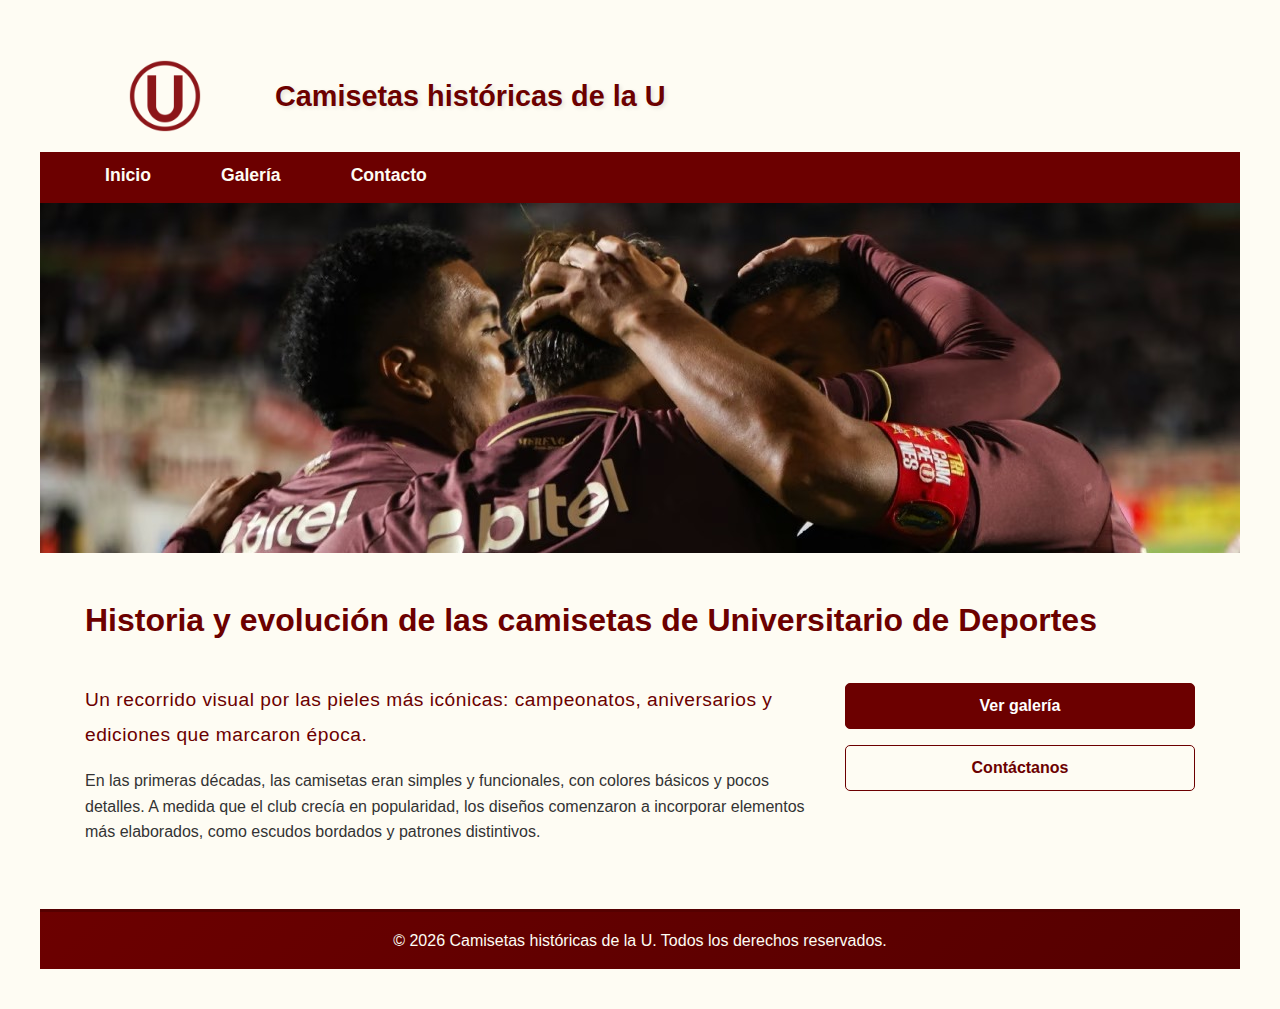
<file: index.html>
<!DOCTYPE html>
<html lang="es">
<head>
    <meta charset="UTF-8">
    <meta name="viewport" content="width=device-width, initial-scale=1.0">
    <title>Camisetas históricas de la U</title>
        <link rel="stylesheet" href="https://cdn.jsdelivr.net/npm/bootstrap@4.0.0/dist/css/bootstrap.min.css" integrity="sha384-Gn5384xqQ1aoWXA+058RXPxPg6fy4IWvTNh0E263XmFcJlSAwiGgFAW/dAiS6JXm" crossorigin="anonymous">
    <link rel="stylesheet" href="css/styles.css">

</head>
<body> 
    <!-- Bueno probando el comentario -->
     <!-- Etiqueta para el banner principal -->
    <header>
    <div class="container">
        <div class="row align-items-center py-3">
            <div class="col-md-2 text-center">
                <img class="logo" src="img/logo_u.png" alt="Escudo de Universitario de Deportes">
            </div>
            <div class="col-md-10">
                <h1 class="mb-0">Camisetas históricas de la U</h1>
            </div>
        </div>
    </div>
    <!-- Menú de navegación -->
    <nav class="navbar">
        <div class="container">
            <ul class="nav-list">
                <li><a href="index.html">Inicio</a></li>
                <li><a href="pages/galeria.html">Galería</a></li>
                <li><a href="pages/contacto.html">Contacto</a></li>
            </ul>
        </div>
    </nav>
</header>
   <!-- Hero Banner -->
    <div class="hero-banner">
        <img src="img/Hero_home.jpg" alt="Foto actual la U" class="hero-image">
    </div>
    <!-- Etiqueta para el contenido principal -->
    <main class="container my-5">
    <section class="row">
        <div class="col-12">
            <h2>Historia y evolución de las camisetas de Universitario de Deportes</h2>
        </div>
    </section>

    <section class="row mt-4">
        <div class="col-lg-8 col-md-12">
            <p class="lead">Un recorrido visual por las pieles más icónicas: campeonatos, aniversarios y ediciones que marcaron época.</p>
            <p>En las primeras décadas, las camisetas eran simples y funcionales, con colores básicos y pocos detalles. A medida que el club crecía en popularidad, los diseños comenzaron a incorporar elementos más elaborados, como escudos bordados y patrones distintivos.</p>
        </div>
        <div class="col-lg-4 col-md-12">
            <div class="d-flex flex-column">
                <a href="pages/galeria.html" class="btn btn-primary mb-3">Ver galería</a>
                <a href="pages/contacto.html" class="btn btn-outline-primary">Contáctanos</a>
            </div>
        </div>
    </section>
</main>
    <!-- Etiqueta para el footer -->
<footer id="footer-u" class="mt-5 py-3">
    <div class="container">
        <div class="row">
            <div class="col-12 text-center">
                <p class="mb-0">&copy; 2026 Camisetas históricas de la U. Todos los derechos reservados.</p>
            </div>
        </div>
    </div>
</footer>
    <script src="https://code.jquery.com/jquery-3.2.1.slim.min.js" integrity="sha384-KJ3o2DKtIkvYIK3UENzmM7KCkRr/rE9/Qpg6aAZGJwFDMVNA/GpGFF93hXpG5KkN" crossorigin="anonymous"></script>
<script src="https://cdn.jsdelivr.net/npm/popper.js@1.12.9/dist/umd/popper.min.js" integrity="sha384-ApNbgh9B+Y1QKtv3Rn7W3mgPxhU9K/ScQsAP7hUibX39j7fakFPskvXusvfa0b4Q" crossorigin="anonymous"></script>
<script src="https://cdn.jsdelivr.net/npm/bootstrap@4.0.0/dist/js/bootstrap.min.js" integrity="sha384-JZR6Spejh4U02d8jOt6vLEHfe/JQGiRRSQQxSfFWpi1MquVdAyjUar5+76PVCmYl" crossorigin="anonymous"></script>
</body>
</html>
</file>
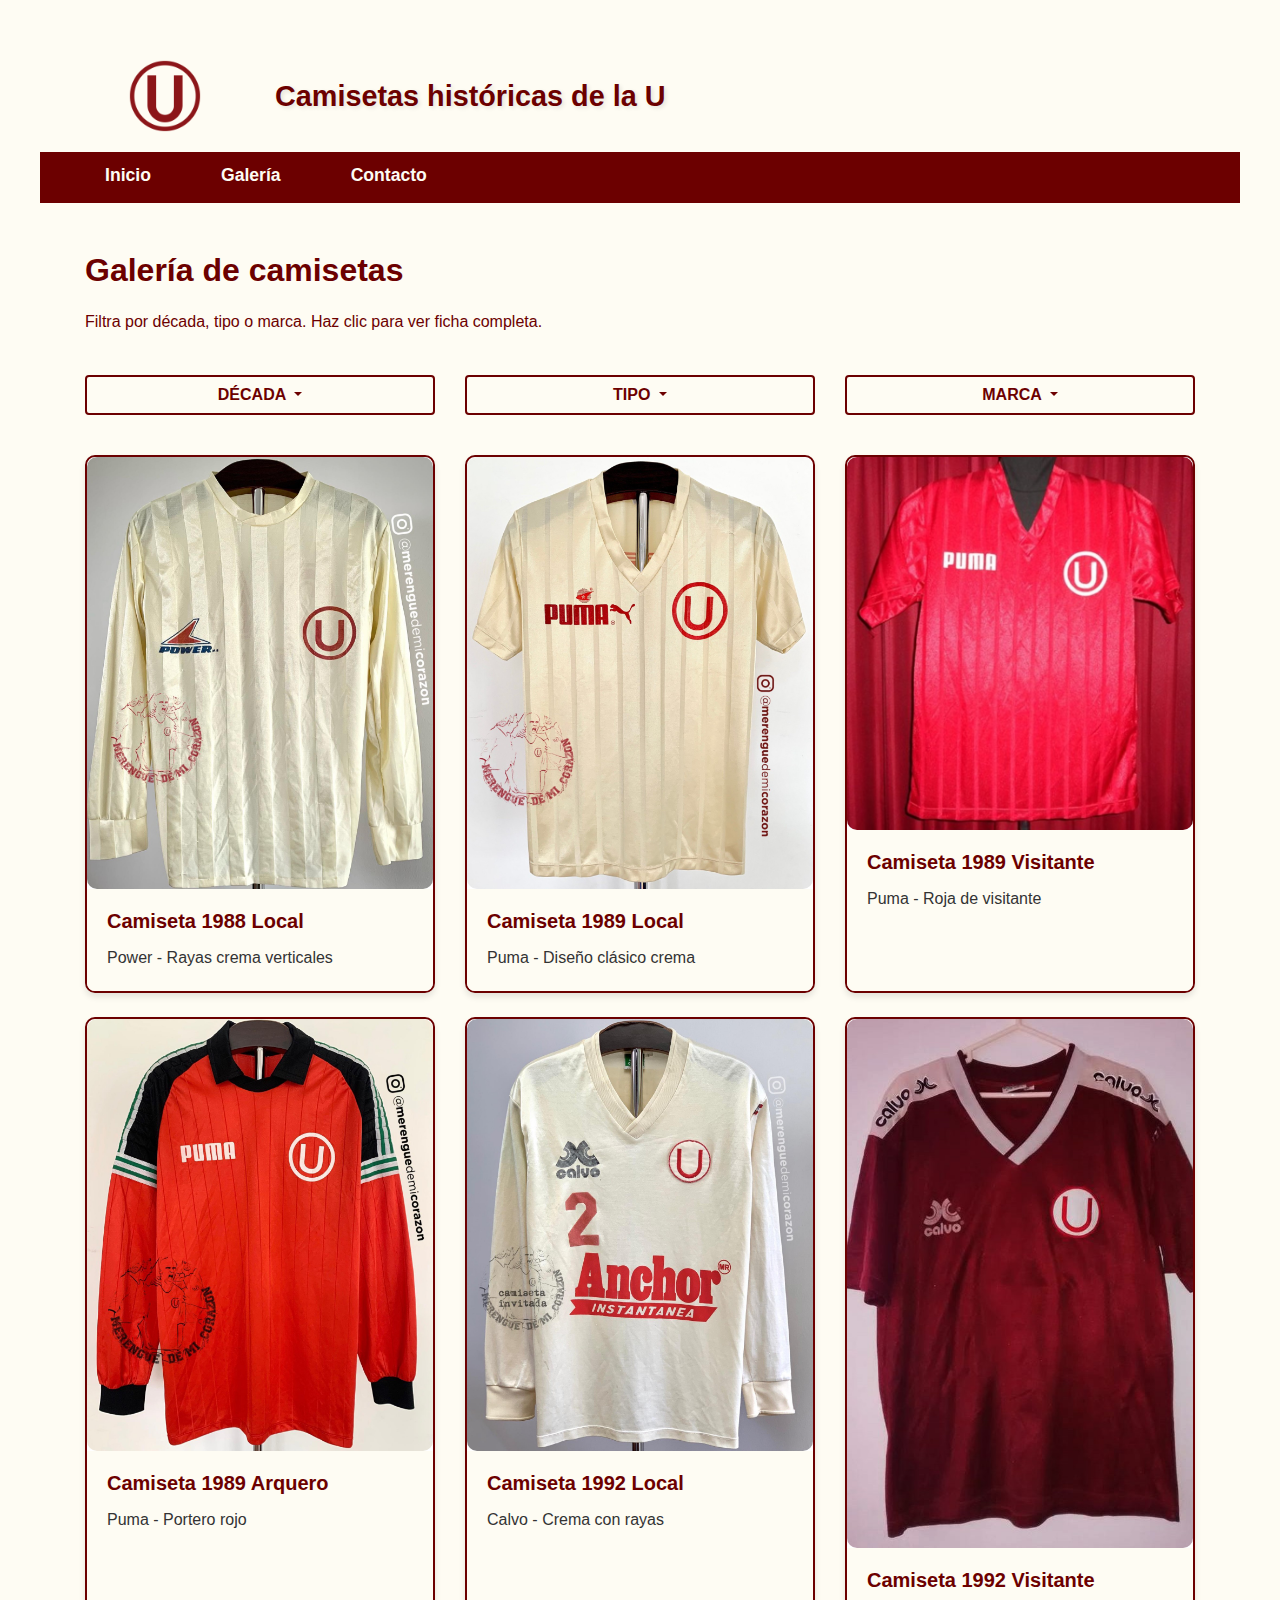
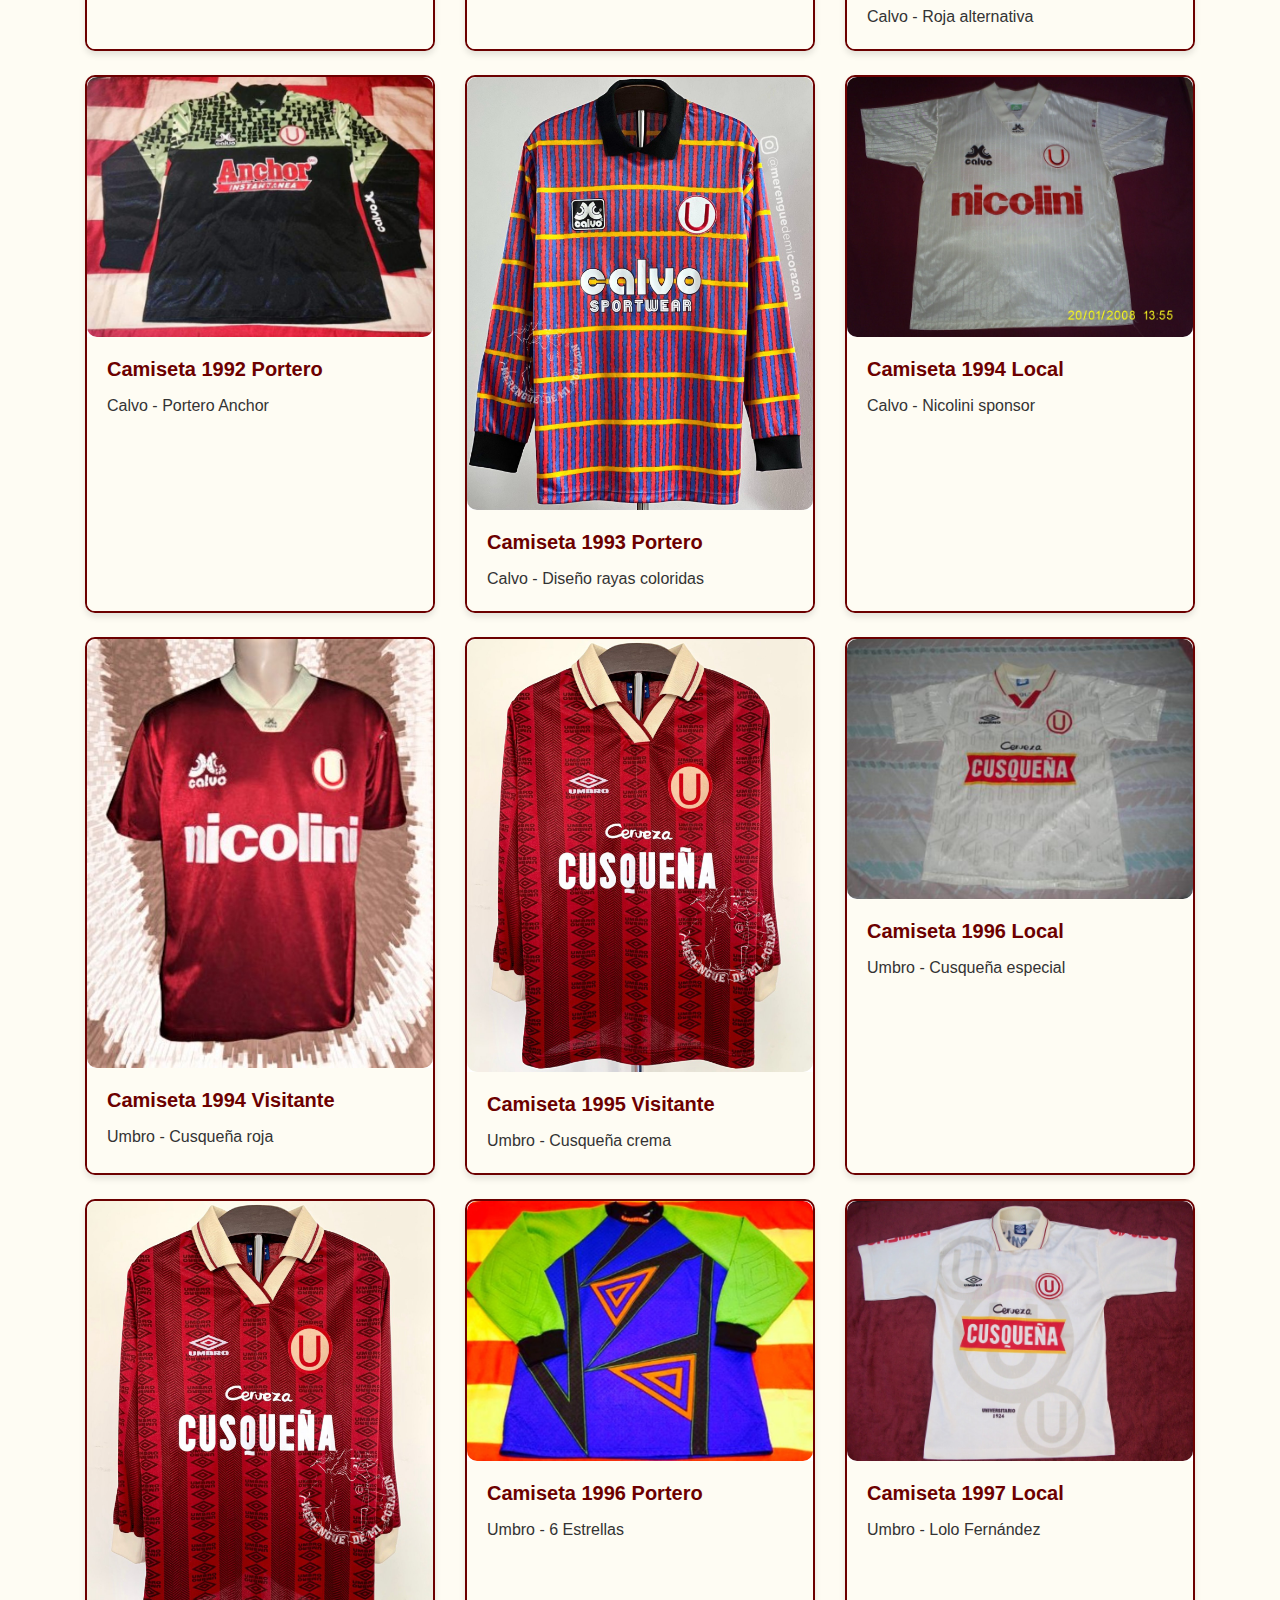
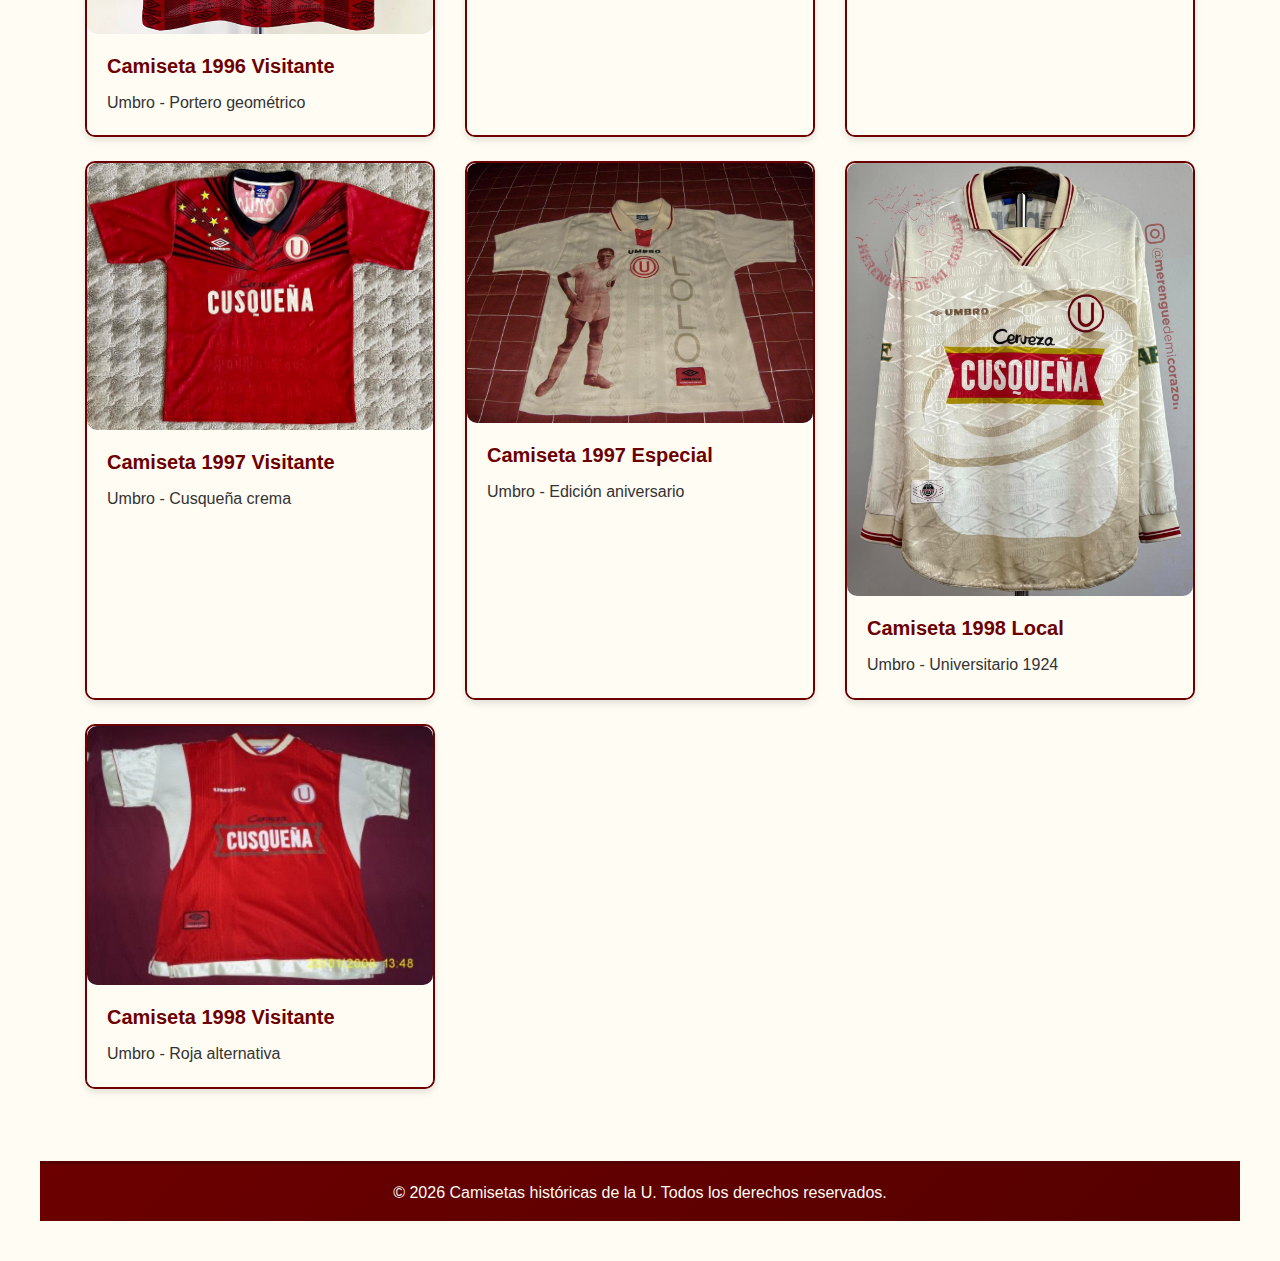
<file: pages/galeria.html>
<!DOCTYPE html> 
<html lang="es">
<head>
    <meta charset="UTF-8">
    <meta name="viewport" content="width=device-width, initial-scale=1.0">
    <title>Galería de camisetas históricas de la U</title>
     <link rel="stylesheet" href="https://cdn.jsdelivr.net/npm/bootstrap@4.0.0/dist/css/bootstrap.min.css" integrity="sha384-Gn5384xqQ1aoWXA+058RXPxPg6fy4IWvTNh0E263XmFcJlSAwiGgFAW/dAiS6JXm" crossorigin="anonymous">
    <link rel="stylesheet" href="../css/styles.css">
   
</head>
<body> 
    <!-- Etiqueta para el banner principal -->
<header>
    <div class="container">
        <div class="row align-items-center py-3">
            <div class="col-md-2 text-center">
                <a href="../index.html">
                    <img class="logo" src="../img/logo_u.png" alt="Escudo de Universitario de Deportes">
                </a>
            </div>
            <div class="col-md-10">
                <h1 class="mb-0">Camisetas históricas de la U</h1>
            </div>
        </div>
    </div>

    <!-- Menú de navegación -->
    <nav class="navbar">
        <div class="container">
            <ul class="nav-list">
                <li><a href="../index.html">Inicio</a></li>
                <li><a href="galeria.html">Galería</a></li>
                <li><a href="contacto.html">Contacto</a></li>
            </ul>
        </div>
    </nav>
</header>
    <!-- Etiqueta para el contenido principal -->
     <main class="container my-5">
    <section class="row">
        <div class="col-12">
            <h2>Galería de camisetas</h2>
            <p id="explicacion">Filtra por década, tipo o marca. Haz clic para ver ficha completa.</p>
        </div>
    </section>

    <!-- Filtros con dropdowns -->
    <section class="row my-4">
        <div class="col-md-4 col-sm-12 mb-3">
            <div class="dropdown w-100">
                <button class="btn btn-secondary dropdown-toggle dropdown-u w-100" type="button" id="dropdownDecada" data-toggle="dropdown" aria-haspopup="true" aria-expanded="false">
                    DÉCADA
                </button>
                <div class="dropdown-menu w-100" aria-labelledby="dropdownDecada">
                    <a class="dropdown-item filtro-decada" href="#" data-decada="todas">Todas</a>
                    <a class="dropdown-item filtro-decada" href="#" data-decada="1980s">1980s</a>
                    <a class="dropdown-item filtro-decada" href="#" data-decada="1990s">1990s</a>
                </div>
            </div>
        </div>
        
        <div class="col-md-4 col-sm-12 mb-3">
            <div class="dropdown w-100">
                <button class="btn btn-secondary dropdown-toggle dropdown-u w-100" type="button" id="dropdownTipo" data-toggle="dropdown" aria-haspopup="true" aria-expanded="false">
                    TIPO
                </button>
                <div class="dropdown-menu w-100" aria-labelledby="dropdownTipo">
                    <a class="dropdown-item filtro-tipo" href="#" data-tipo="todas">Todas</a>
                    <a class="dropdown-item filtro-tipo" href="#" data-tipo="local">Local</a>
                    <a class="dropdown-item filtro-tipo" href="#" data-tipo="visitante">Visitante</a>
                    <a class="dropdown-item filtro-tipo" href="#" data-tipo="portero">Portero</a>
                    <a class="dropdown-item filtro-tipo" href="#" data-tipo="especial">Especial</a>
                </div>
            </div>
        </div>
        
        <div class="col-md-4 col-sm-12 mb-3">
            <div class="dropdown w-100">
                <button class="btn btn-secondary dropdown-toggle dropdown-u w-100" type="button" id="dropdownMarca" data-toggle="dropdown" aria-haspopup="true" aria-expanded="false">
                    MARCA
                </button>
                <div class="dropdown-menu w-100" aria-labelledby="dropdownMarca">
                    <a class="dropdown-item filtro-marca" href="#" data-marca="todas">Todas</a>
                    <a class="dropdown-item filtro-marca" href="#" data-marca="Power">Power</a>
                    <a class="dropdown-item filtro-marca" href="#" data-marca="Puma">Puma</a>
                    <a class="dropdown-item filtro-marca" href="#" data-marca="Calvo">Calvo</a>
                    <a class="dropdown-item filtro-marca" href="#" data-marca="Umbro">Umbro</a>
                </div>
            </div>
        </div>
    </section>

   <!-- Galería de camisetas con Grid de Bootstrap -->
    <section class="row" id="galeria-camisetas">
        <!-- Camiseta 1988 Home -->
        <div class="col-lg-4 col-md-6 col-sm-12 mb-4 camiseta-item" data-decada="1980s" data-tipo="local" data-marca="Power">
            <div class="card camiseta-card">
                <img class="card-img-top camiseta" src="../img/1988_home.jpg" alt="Camiseta 1988 Local">
                <div class="card-body">
                    <h5 class="card-title">Camiseta 1988 Local</h5>
                    <p class="card-text">Power - Rayas crema verticales</p>
                </div>
            </div>
        </div>

        <!-- Camiseta 1989 Home -->
        <div class="col-lg-4 col-md-6 col-sm-12 mb-4 camiseta-item" data-decada="1980s" data-tipo="local" data-marca="Puma">
            <div class="card camiseta-card">
                <img class="card-img-top camiseta" src="../img/1989_home.jpg" alt="Camiseta 1989 Local">
                <div class="card-body">
                    <h5 class="card-title">Camiseta 1989 Local</h5>
                    <p class="card-text">Puma - Diseño clásico crema</p>
                </div>
            </div>
        </div>

        <!-- Camiseta 1989 Away -->
        <div class="col-lg-4 col-md-6 col-sm-12 mb-4 camiseta-item" data-decada="1980s" data-tipo="visitante" data-marca="Puma">
            <div class="card camiseta-card">
                <img class="card-img-top camiseta" src="../img/1989_away.jpg" alt="Camiseta 1989 Visitante">
                <div class="card-body">
                    <h5 class="card-title">Camiseta 1989 Visitante</h5>
                    <p class="card-text">Puma - Roja de visitante</p>
                </div>
            </div>
        </div>

        <!-- Camiseta 1989 Arquero -->
        <div class="col-lg-4 col-md-6 col-sm-12 mb-4 camiseta-item" data-decada="1980s" data-tipo="portero" data-marca="Puma">
            <div class="card camiseta-card">
                <img class="card-img-top camiseta" src="../img/1989_arquero.jpg" alt="Camiseta 1989 Arquero">
                <div class="card-body">
                    <h5 class="card-title">Camiseta 1989 Arquero</h5>
                    <p class="card-text">Puma - Portero rojo</p>
                </div>
            </div>
        </div>

        <!-- Camiseta 1992 Home -->
        <div class="col-lg-4 col-md-6 col-sm-12 mb-4 camiseta-item" data-decada="1990s" data-tipo="local" data-marca="Calvo">
            <div class="card camiseta-card">
                <img class="card-img-top camiseta" src="../img/1992_home.jpg" alt="Camiseta 1992 Local">
                <div class="card-body">
                    <h5 class="card-title">Camiseta 1992 Local</h5>
                    <p class="card-text">Calvo - Crema con rayas</p>
                </div>
            </div>
        </div>

        <!-- Camiseta 1992 Away -->
        <div class="col-lg-4 col-md-6 col-sm-12 mb-4 camiseta-item" data-decada="1990s" data-tipo="visitante" data-marca="Calvo">
            <div class="card camiseta-card">
                <img class="card-img-top camiseta" src="../img/1992_away.jpg" alt="Camiseta 1992 Visitante">
                <div class="card-body">
                    <h5 class="card-title">Camiseta 1992 Visitante</h5>
                    <p class="card-text">Calvo - Roja alternativa</p>
                </div>
            </div>
        </div>

        <!-- Camiseta 1992 Portero -->
        <div class="col-lg-4 col-md-6 col-sm-12 mb-4 camiseta-item" data-decada="1990s" data-tipo="portero" data-marca="Calvo">
            <div class="card camiseta-card">
                <img class="card-img-top camiseta" src="../img/1992_portero.jpg" alt="Camiseta 1992 Portero">
                <div class="card-body">
                    <h5 class="card-title">Camiseta 1992 Portero</h5>
                    <p class="card-text">Calvo - Portero Anchor</p>
                </div>
            </div>
        </div>

        <!-- Camiseta 1993 Portero -->
        <div class="col-lg-4 col-md-6 col-sm-12 mb-4 camiseta-item" data-decada="1990s" data-tipo="portero" data-marca="Calvo">
            <div class="card camiseta-card">
                <img class="card-img-top camiseta" src="../img/1993_portero.jpg" alt="Camiseta 1993 Portero">
                <div class="card-body">
                    <h5 class="card-title">Camiseta 1993 Portero</h5>
                    <p class="card-text">Calvo - Diseño rayas coloridas</p>
                </div>
            </div>
        </div>

        <!-- Camiseta 1994 Home -->
        <div class="col-lg-4 col-md-6 col-sm-12 mb-4 camiseta-item" data-decada="1990s" data-tipo="local" data-marca="Calvo">
            <div class="card camiseta-card">
                <img class="card-img-top camiseta" src="../img/1994_home.jpg" alt="Camiseta 1994 Local">
                <div class="card-body">
                    <h5 class="card-title">Camiseta 1994 Local</h5>
                    <p class="card-text">Calvo - Nicolini sponsor</p>
                </div>
            </div>
        </div>

        <!-- Camiseta 1994 Away -->
        <div class="col-lg-4 col-md-6 col-sm-12 mb-4 camiseta-item" data-decada="1990s" data-tipo="visitante" data-marca="Umbro">
            <div class="card camiseta-card">
                <img class="card-img-top camiseta" src="../img/1994_away.jpg" alt="Camiseta 1994 Visitante">
                <div class="card-body">
                    <h5 class="card-title">Camiseta 1994 Visitante</h5>
                    <p class="card-text">Umbro - Cusqueña roja</p>
                </div>
            </div>
        </div>

        <!-- Camiseta 1995 Away -->
        <div class="col-lg-4 col-md-6 col-sm-12 mb-4 camiseta-item" data-decada="1990s" data-tipo="visitante" data-marca="Umbro">
            <div class="card camiseta-card">
                <img class="card-img-top camiseta" src="../img/1995_away.jpg" alt="Camiseta 1995 Visitante">
                <div class="card-body">
                    <h5 class="card-title">Camiseta 1995 Visitante</h5>
                    <p class="card-text">Umbro - Cusqueña crema</p>
                </div>
            </div>
        </div>

        <!-- Camiseta 1996 Home -->
        <div class="col-lg-4 col-md-6 col-sm-12 mb-4 camiseta-item" data-decada="1990s" data-tipo="local" data-marca="Umbro">
            <div class="card camiseta-card">
                <img class="card-img-top camiseta" src="../img/1996_home.jpg" alt="Camiseta 1996 Local">
                <div class="card-body">
                    <h5 class="card-title">Camiseta 1996 Local</h5>
                    <p class="card-text">Umbro - Cusqueña especial</p>
                </div>
            </div>
        </div>

        <!-- Camiseta 1996 Away -->
        <div class="col-lg-4 col-md-6 col-sm-12 mb-4 camiseta-item" data-decada="1990s" data-tipo="visitante" data-marca="Umbro">
            <div class="card camiseta-card">
                <img class="card-img-top camiseta" src="../img/1996_away.jpg" alt="Camiseta 1996 Visitante">
                <div class="card-body">
                    <h5 class="card-title">Camiseta 1996 Visitante</h5>
                    <p class="card-text">Umbro - Portero geométrico</p>
                </div>
            </div>
        </div>

        <!-- Camiseta 1996 Portero -->
        <div class="col-lg-4 col-md-6 col-sm-12 mb-4 camiseta-item" data-decada="1990s" data-tipo="portero" data-marca="Umbro">
            <div class="card camiseta-card">
                <img class="card-img-top camiseta" src="../img/1996_portero.jpg" alt="Camiseta 1996 Portero">
                <div class="card-body">
                    <h5 class="card-title">Camiseta 1996 Portero</h5>
                    <p class="card-text">Umbro - 6 Estrellas</p>
                </div>
            </div>
        </div>

        <!-- Camiseta 1997 Home -->
        <div class="col-lg-4 col-md-6 col-sm-12 mb-4 camiseta-item" data-decada="1990s" data-tipo="local" data-marca="Umbro">
            <div class="card camiseta-card">
                <img class="card-img-top camiseta" src="../img/1997_home.jpg" alt="Camiseta 1997 Local">
                <div class="card-body">
                    <h5 class="card-title">Camiseta 1997 Local</h5>
                    <p class="card-text">Umbro - Lolo Fernández</p>
                </div>
            </div>
        </div>

        <!-- Camiseta 1997 Away -->
        <div class="col-lg-4 col-md-6 col-sm-12 mb-4 camiseta-item" data-decada="1990s" data-tipo="visitante" data-marca="Umbro">
            <div class="card camiseta-card">
                <img class="card-img-top camiseta" src="../img/1997_away.jpg" alt="Camiseta 1997 Visitante">
                <div class="card-body">
                    <h5 class="card-title">Camiseta 1997 Visitante</h5>
                    <p class="card-text">Umbro - Cusqueña crema</p>
                </div>
            </div>
        </div>

        <!-- Camiseta 1997 Especial -->
        <div class="col-lg-4 col-md-6 col-sm-12 mb-4 camiseta-item" data-decada="1990s" data-tipo="especial" data-marca="Umbro">
            <div class="card camiseta-card">
                <img class="card-img-top camiseta" src="../img/1997_especial.jpg" alt="Camiseta 1997 Especial">
                <div class="card-body">
                    <h5 class="card-title">Camiseta 1997 Especial</h5>
                    <p class="card-text">Umbro - Edición aniversario</p>
                </div>
            </div>
        </div>

        <!-- Camiseta 1998 Home -->
        <div class="col-lg-4 col-md-6 col-sm-12 mb-4 camiseta-item" data-decada="1990s" data-tipo="local" data-marca="Umbro">
            <div class="card camiseta-card">
                <img class="card-img-top camiseta" src="../img/1998_home.jpg" alt="Camiseta 1998 Local">
                <div class="card-body">
                    <h5 class="card-title">Camiseta 1998 Local</h5>
                    <p class="card-text">Umbro - Universitario 1924</p>
                </div>
            </div>
        </div>

        <!-- Camiseta 1998 Away -->
        <div class="col-lg-4 col-md-6 col-sm-12 mb-4 camiseta-item" data-decada="1990s" data-tipo="visitante" data-marca="Umbro">
            <div class="card camiseta-card">
                <img class="card-img-top camiseta" src="../img/1998_away.jpg" alt="Camiseta 1998 Visitante">
                <div class="card-body">
                    <h5 class="card-title">Camiseta 1998 Visitante</h5>
                    <p class="card-text">Umbro - Roja alternativa</p>
                </div>
            </div>
        </div>
    </section>
</main>
     
     <script src="https://code.jquery.com/jquery-3.2.1.slim.min.js" integrity="sha384-KJ3o2DKtIkvYIK3UENzmM7KCkRr/rE9/Qpg6aAZGJwFDMVNA/GpGFF93hXpG5KkN" crossorigin="anonymous"></script>
     <script src="../js/script.js"></script>
<script src="https://cdn.jsdelivr.net/npm/popper.js@1.12.9/dist/umd/popper.min.js" integrity="sha384-ApNbgh9B+Y1QKtv3Rn7W3mgPxhU9K/ScQsAP7hUibX39j7fakFPskvXusvfa0b4Q" crossorigin="anonymous"></script>
<script src="https://cdn.jsdelivr.net/npm/bootstrap@4.0.0/dist/js/bootstrap.min.js" integrity="sha384-JZR6Spejh4U02d8jOt6vLEHfe/JQGiRRSQQxSfFWpi1MquVdAyjUar5+76PVCmYl" crossorigin="anonymous"></script>
 <footer id="footer-u" class="mt-5 py-3">
    <div class="container">
        <div class="row">
            <div class="col-12 text-center">
                <p class="mb-0">&copy; 2026 Camisetas históricas de la U. Todos los derechos reservados.</p>
            </div>
        </div>
    </div>
</footer>
    </body>
</file>
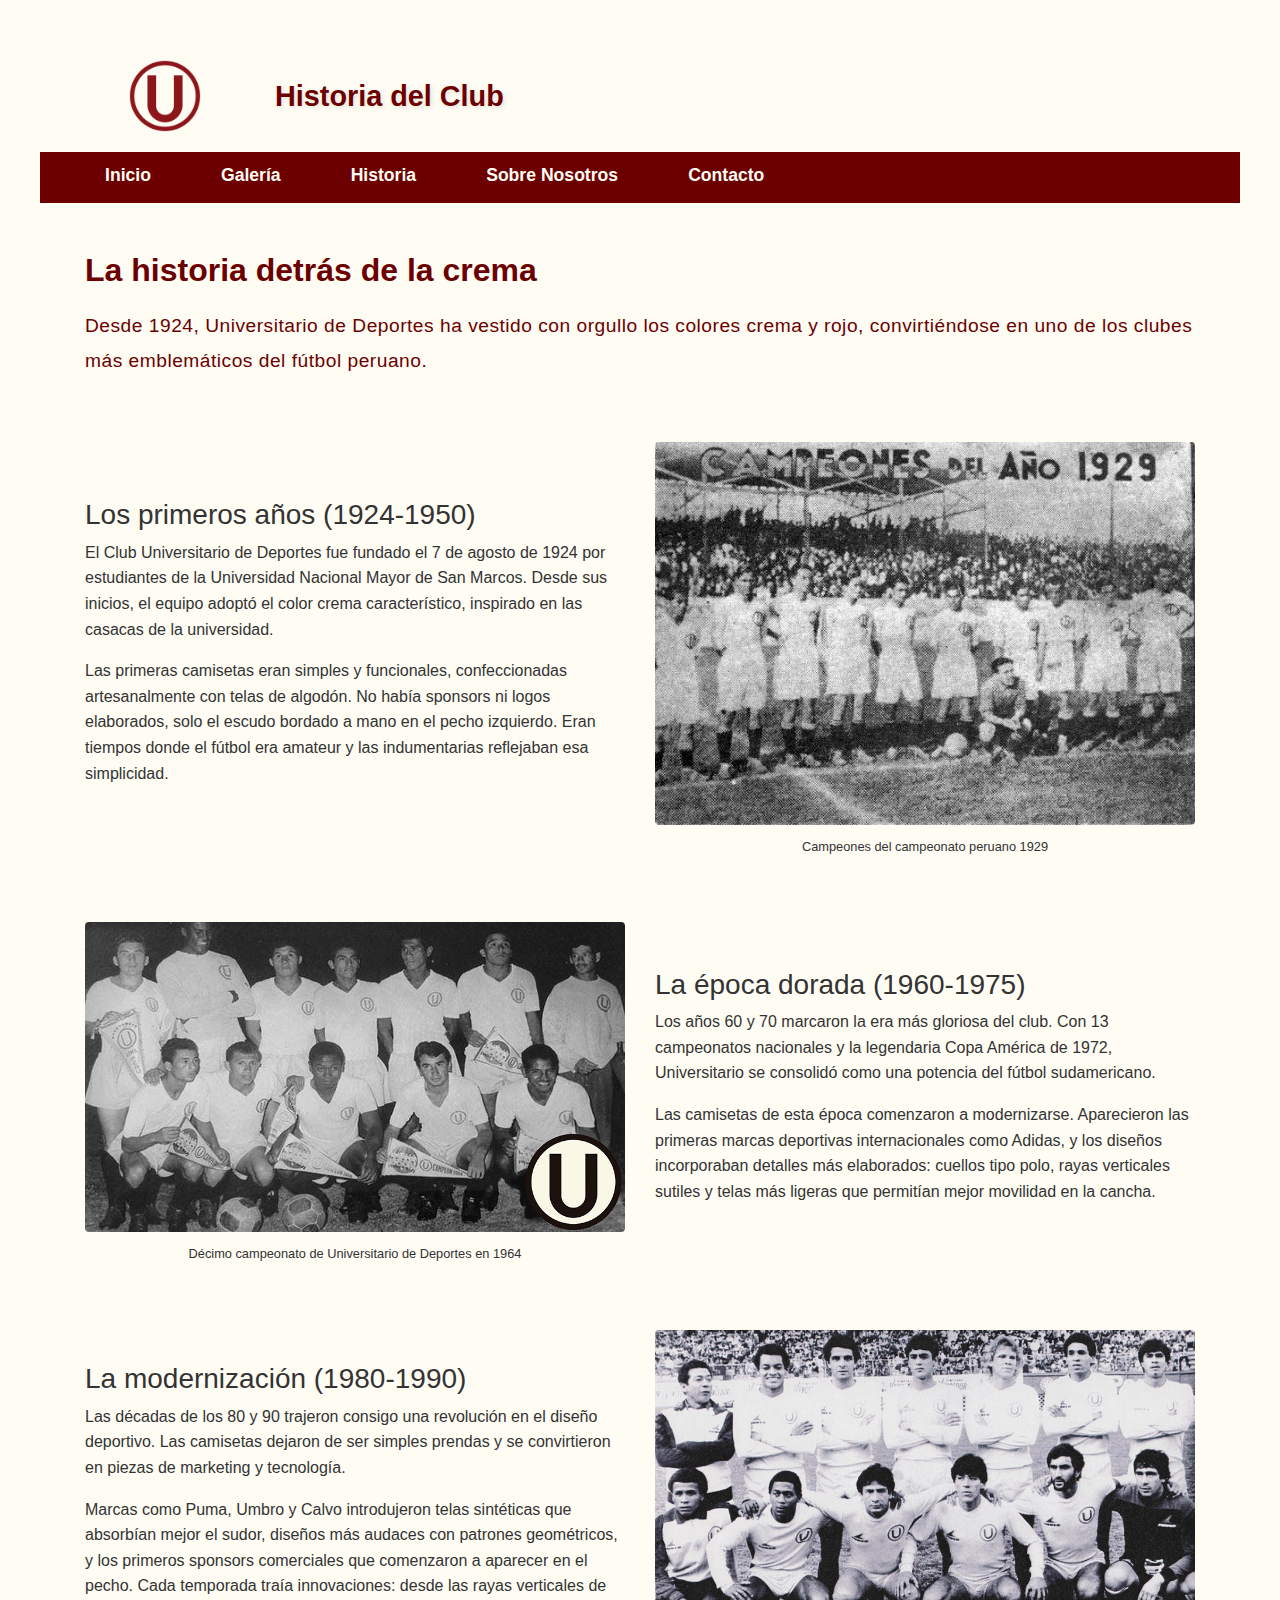
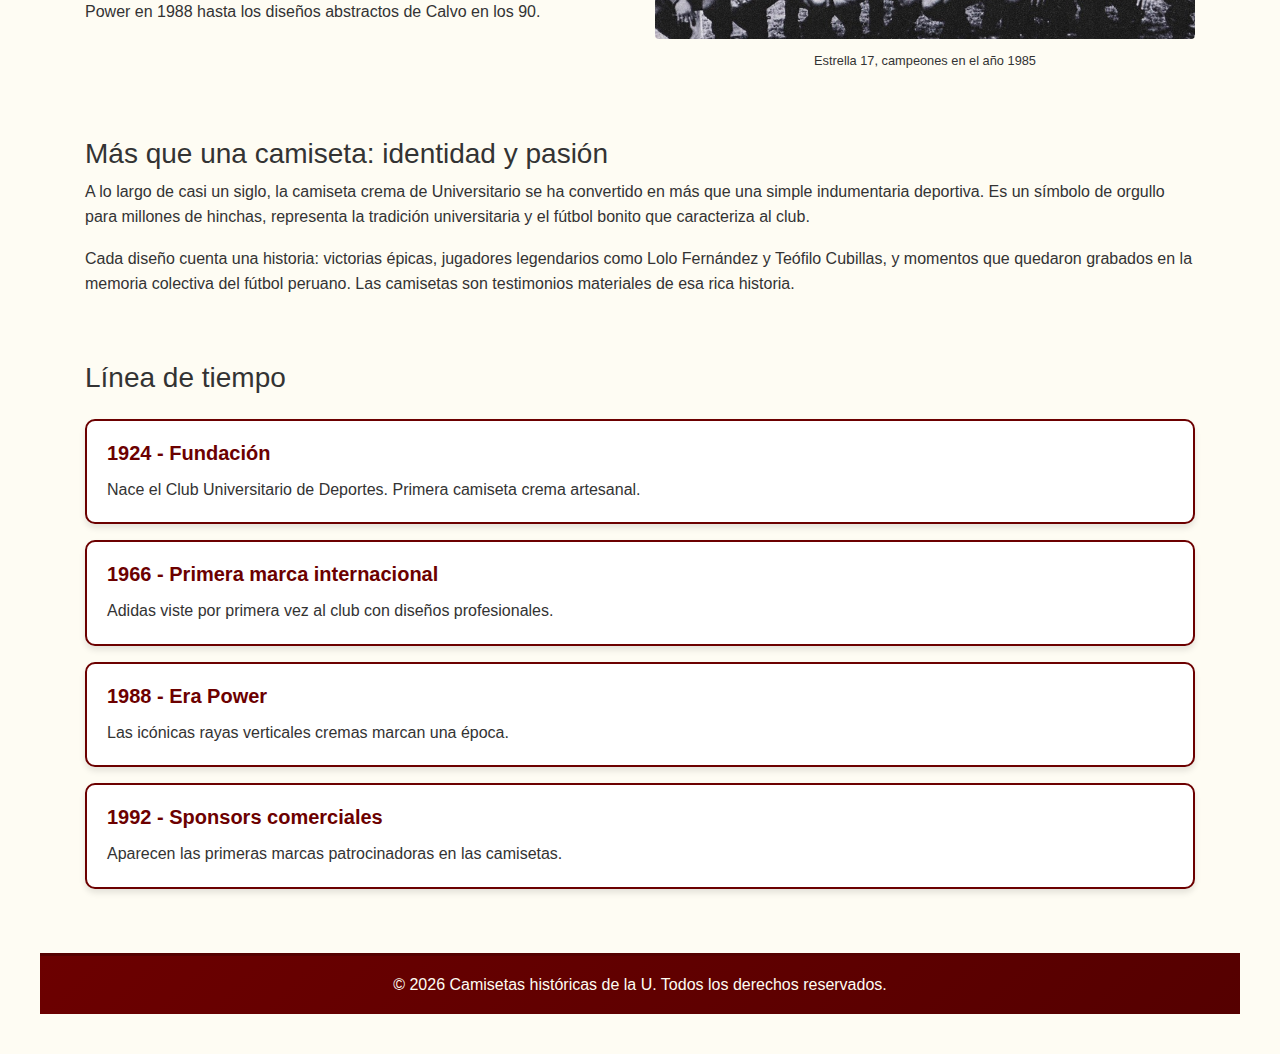
<file: pages/historia.html>
<!DOCTYPE html>
<html lang="es">
<head>
    <meta charset="UTF-8">
    <meta name="viewport" content="width=device-width, initial-scale=1.0">
    <title>Historia - Camisetas históricas de la U</title>
    
    <!-- SEO Meta Tags -->
    <meta name="description" content="Conoce la rica historia del Club Universitario de Deportes y la evolución de sus icónicas camisetas cremas a través de las décadas.">
    <meta name="keywords" content="universitario deportes, historia, club, fútbol peruano, cremas">
    <meta name="author" content="Lipe Huamán">
    
    <!-- Open Graph -->
    <meta property="og:title" content="Historia de Universitario - Camisetas Históricas">
    <meta property="og:description" content="La evolución de las camisetas más emblemáticas del fútbol peruano">
    <meta property="og:image" content="https://lipehuaman.github.io/sitio-web-camisetas-u/img/Banner_new.jpg">
    <meta property="og:url" content="https://lipehuaman.github.io/sitio-web-camisetas-u/pages/historia.html">
    
    <link rel="stylesheet" href="https://cdn.jsdelivr.net/npm/bootstrap@4.0.0/dist/css/bootstrap.min.css" integrity="sha384-Gn5384xqQ1aoWXA+058RXPxPg6fy4IWvTNh0E263XmFcJlSAwiGgFAW/dAiS6JXm" crossorigin="anonymous">
    <link rel="stylesheet" href="../css/styles.css">
</head>
<body>
    <!-- Header -->
    <header>
        <div class="container">
            <div class="row align-items-center py-3">
                <div class="col-md-2 text-center">
                    <a href="../index.html">
                        <img class="logo" src="../img/logo_u.png" alt="Escudo de Universitario de Deportes">
                    </a>
                </div>
                <div class="col-md-10">
                    <h1 class="mb-0">Historia del Club</h1>
                </div>
            </div>
        </div>

        <!-- Menú de navegación -->
        <nav class="navbar">
            <div class="container">
                <ul class="nav-list">
                    <li><a href="../index.html">Inicio</a></li>
                    <li><a href="galeria.html">Galería</a></li>
                    <li><a href="historia.html">Historia</a></li>
                    <li><a href="sobre-nosotros.html">Sobre Nosotros</a></li>
                    <li><a href="contacto.html">Contacto</a></li>
                </ul>
            </div>
        </nav>
    </header>

    <!-- Contenido Principal -->
    <main class="container my-5">
        <!-- Introducción -->
        <section class="row mb-5">
            <div class="col-12">
                <h2>La historia detrás de la crema</h2>
                <p class="lead">Desde 1924, Universitario de Deportes ha vestido con orgullo los colores crema y rojo, convirtiéndose en uno de los clubes más emblemáticos del fútbol peruano.</p>
            </div>
        </section>

        <!-- Sección 1: Los inicios -->
        <section class="row mb-5 align-items-center">
            <div class="col-lg-6 col-md-12 mb-3">
                <h3>Los primeros años (1924-1950)</h3>
                <p>El Club Universitario de Deportes fue fundado el 7 de agosto de 1924 por estudiantes de la Universidad Nacional Mayor de San Marcos. Desde sus inicios, el equipo adoptó el color crema característico, inspirado en las casacas de la universidad.</p>
                <p>Las primeras camisetas eran simples y funcionales, confeccionadas artesanalmente con telas de algodón. No había sponsors ni logos elaborados, solo el escudo bordado a mano en el pecho izquierdo. Eran tiempos donde el fútbol era amateur y las indumentarias reflejaban esa simplicidad.</p>
            </div>
            <div class="col-lg-6 col-md-12">
                <!-- IMAGEN 1: Foto histórica del equipo en los años 20-30 -->
                <img src="../img/imgi_30_1929.jpg" alt="Equipo de Universitario en los años 1920s" class="img-fluid rounded shadow">
                <p class="text-center mt-2"><small>Campeones del campeonato peruano 1929</small></p>
            </div>
        </section>

        <!-- Sección 2: Era dorada -->
        <section class="row mb-5 align-items-center">
            <div class="col-lg-6 col-md-12 order-lg-2 mb-3">
                <h3>La época dorada (1960-1975)</h3>
                <p>Los años 60 y 70 marcaron la era más gloriosa del club. Con 13 campeonatos nacionales y la legendaria Copa América de 1972, Universitario se consolidó como una potencia del fútbol sudamericano.</p>
                <p>Las camisetas de esta época comenzaron a modernizarse. Aparecieron las primeras marcas deportivas internacionales como Adidas, y los diseños incorporaban detalles más elaborados: cuellos tipo polo, rayas verticales sutiles y telas más ligeras que permitían mejor movilidad en la cancha.</p>
            </div>
            <div class="col-lg-6 col-md-12 order-lg-1">
                <!-- IMAGEN 2: Celebración o equipo campeón años 60-70 -->
                <img src="../img/imgi_42_1964.jpg" alt="Universitario campeón en los años 60s y 70s" class="img-fluid rounded shadow">
                <p class="text-center mt-2"><small>Décimo campeonato de Universitario de Deportes en 1964</small></p>
            </div>
        </section>

        <!-- Sección 3: Modernización -->
        <section class="row mb-5 align-items-center">
            <div class="col-lg-6 col-md-12 mb-3">
                <h3>La modernización (1980-1990)</h3>
                <p>Las décadas de los 80 y 90 trajeron consigo una revolución en el diseño deportivo. Las camisetas dejaron de ser simples prendas y se convirtieron en piezas de marketing y tecnología.</p>
                <p>Marcas como Puma, Umbro y Calvo introdujeron telas sintéticas que absorbían mejor el sudor, diseños más audaces con patrones geométricos, y los primeros sponsors comerciales que comenzaron a aparecer en el pecho. Cada temporada traía innovaciones: desde las rayas verticales de Power en 1988 hasta los diseños abstractos de Calvo en los 90.</p>
            </div>
            <div class="col-lg-6 col-md-12">
                <!-- IMAGEN 3: Equipo de los 80s-90s con camiseta moderna -->
                <img src="../img/imgi_51_1985.jpg" alt="Universitario en los años 1980s y 1990s" class="img-fluid rounded shadow">
                <p class="text-center mt-2"><small>Estrella 17, campeones en el año 1985</small></p>
            </div>
        </section>

        <!-- Sección 4: Identidad -->
        <section class="row mb-5">
            <div class="col-12">
                <h3>Más que una camiseta: identidad y pasión</h3>
                <p>A lo largo de casi un siglo, la camiseta crema de Universitario se ha convertido en más que una simple indumentaria deportiva. Es un símbolo de orgullo para millones de hinchas, representa la tradición universitaria y el fútbol bonito que caracteriza al club.</p>
                <p>Cada diseño cuenta una historia: victorias épicas, jugadores legendarios como Lolo Fernández y Teófilo Cubillas, y momentos que quedaron grabados en la memoria colectiva del fútbol peruano. Las camisetas son testimonios materiales de esa rica historia.</p>
            </div>
        </section>

        <!-- Timeline visual -->
        <section class="row">
            <div class="col-12">
                <h3 class="mb-4">Línea de tiempo</h3>
                <div class="timeline-container">
                    <div class="card mb-3">
                        <div class="card-body">
                            <h5 class="card-title">1924 - Fundación</h5>
                            <p class="card-text">Nace el Club Universitario de Deportes. Primera camiseta crema artesanal.</p>
                        </div>
                    </div>
                    
                    <div class="card mb-3">
                        <div class="card-body">
                            <h5 class="card-title">1966 - Primera marca internacional</h5>
                            <p class="card-text">Adidas viste por primera vez al club con diseños profesionales.</p>
                        </div>
                    </div>
                    
                    <div class="card mb-3">
                        <div class="card-body">
                            <h5 class="card-title">1988 - Era Power</h5>
                            <p class="card-text">Las icónicas rayas verticales cremas marcan una época.</p>
                        </div>
                    </div>
                    
                    <div class="card mb-3">
                        <div class="card-body">
                            <h5 class="card-title">1992 - Sponsors comerciales</h5>
                            <p class="card-text">Aparecen las primeras marcas patrocinadoras en las camisetas.</p>
                        </div>
                    </div>
                </div>
            </div>
        </section>
    </main>

    <!-- Footer -->
    <footer id="footer-u" class="mt-5 py-3">
        <div class="container">
            <div class="row">
                <div class="col-12 text-center">
                    <p class="mb-0">&copy; 2026 Camisetas históricas de la U. Todos los derechos reservados.</p>
                </div>
            </div>
        </div>
    </footer>

    <script src="https://code.jquery.com/jquery-3.2.1.slim.min.js" integrity="sha384-KJ3o2DKtIkvYIK3UENzmM7KCkRr/rE9/Qpg6aAZGJwFDMVNA/GpGFF93hXpG5KkN" crossorigin="anonymous"></script>
    <script src="https://cdn.jsdelivr.net/npm/popper.js@1.12.9/dist/umd/popper.min.js" integrity="sha384-ApNbgh9B+Y1QKtv3Rn7W3mgPxhU9K/ScQsAP7hUibX39j7fakFPskvXusvfa0b4Q" crossorigin="anonymous"></script>
    <script src="https://cdn.jsdelivr.net/npm/bootstrap@4.0.0/dist/js/bootstrap.min.js" integrity="sha384-JZR6Spejh4U02d8jOt6vLEHfe/JQGiRRSQQxSfFWpi1MquVdAyjUar5+76PVCmYl" crossorigin="anonymous"></script>
    <script src="../js/script.js"></script>
</body>
</html>
</file>
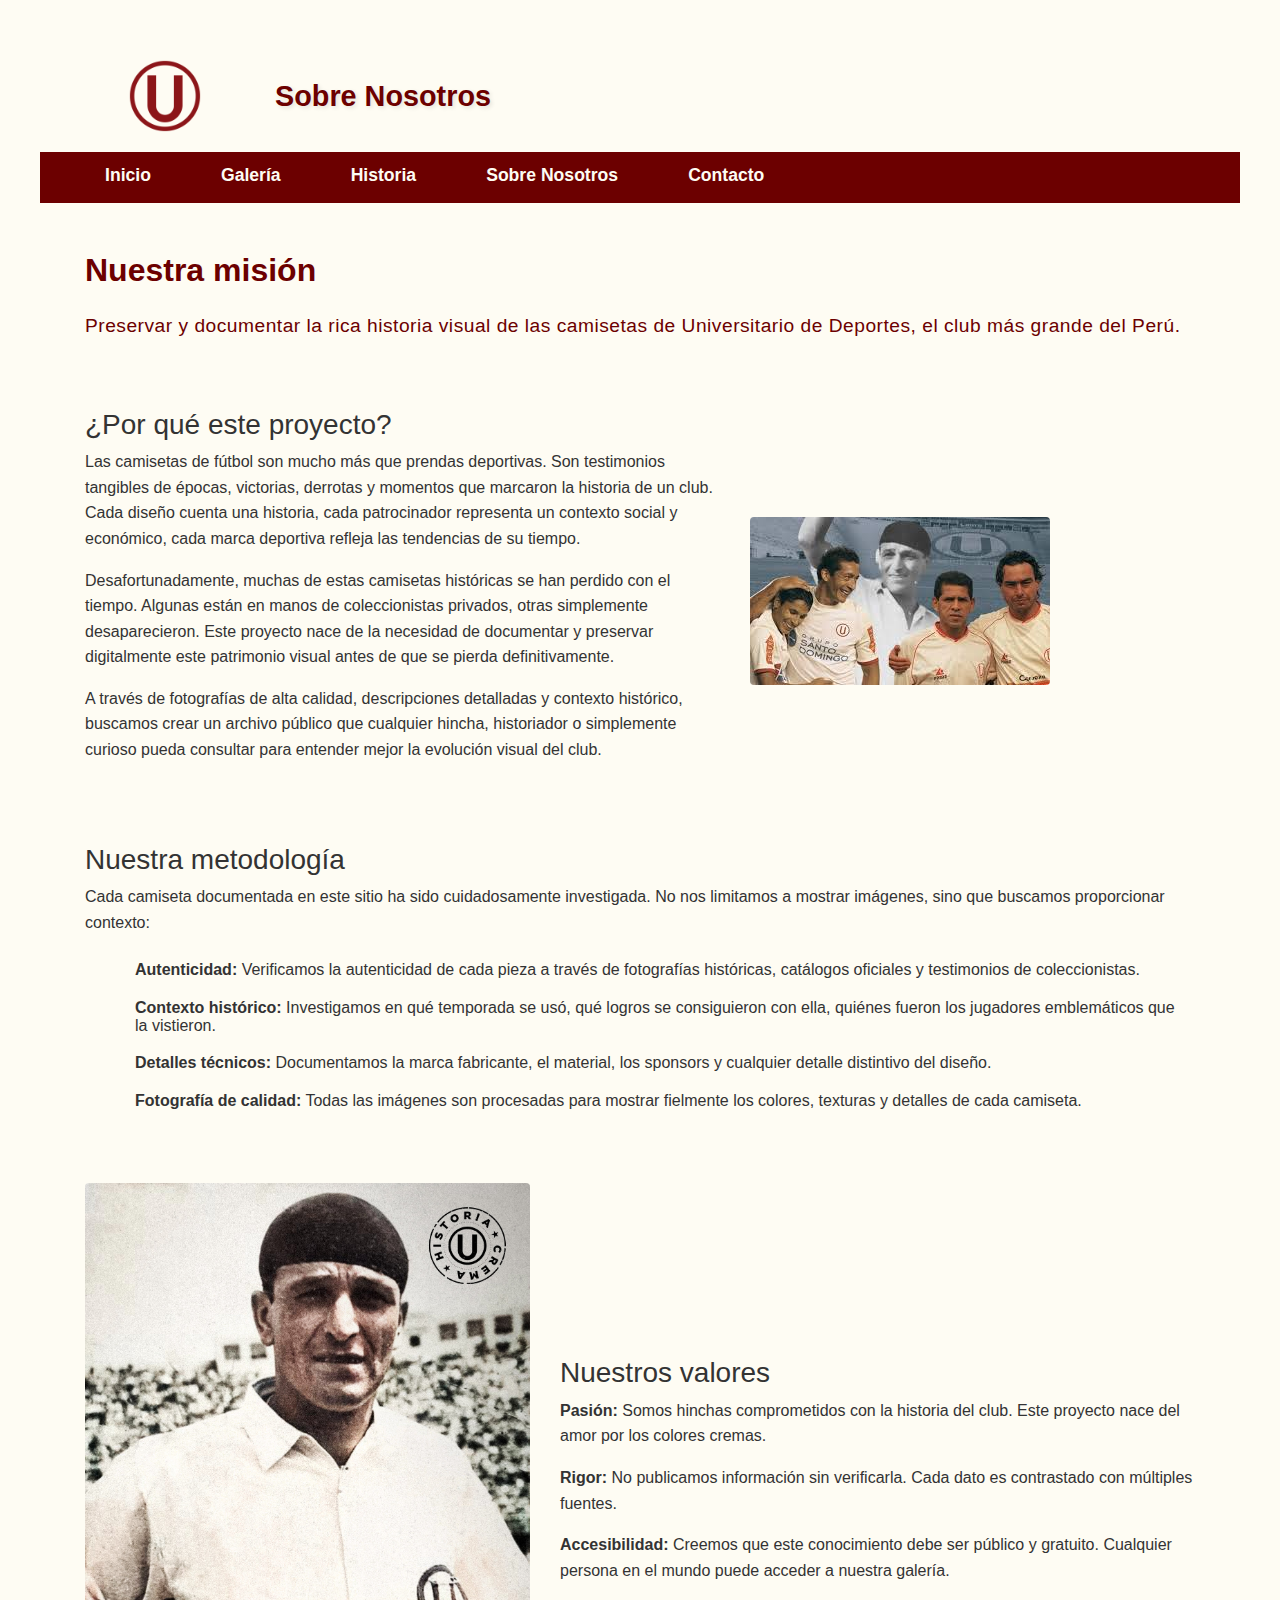
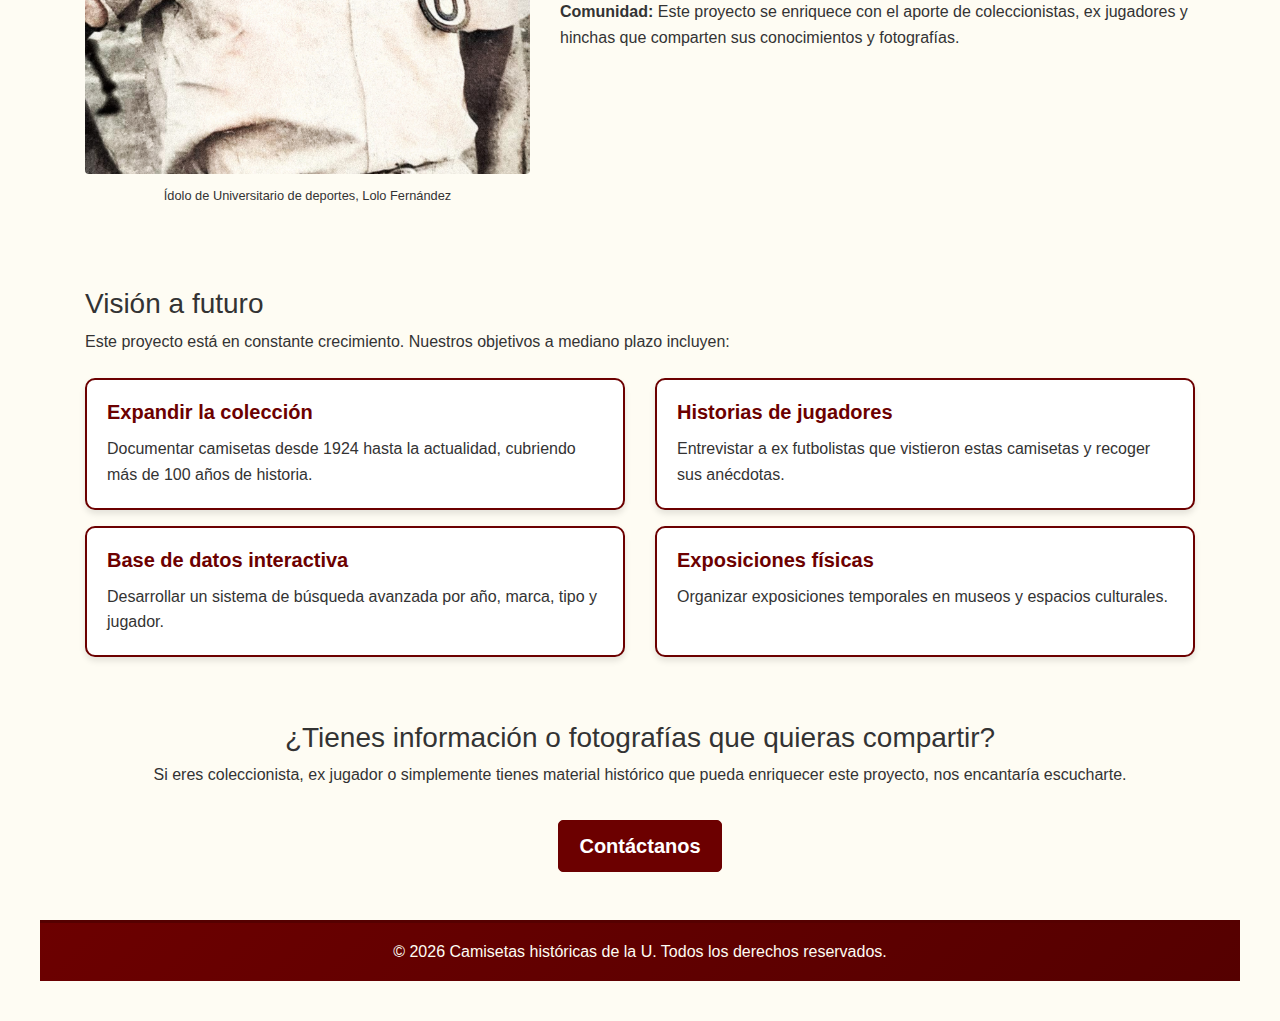
<file: pages/sobre-nosotros.html>
<!DOCTYPE html>
<html lang="es">
<head>
    <meta charset="UTF-8">
    <meta name="viewport" content="width=device-width, initial-scale=1.0">
    <title>Sobre Nosotros - Camisetas históricas de la U</title>
    
    <!-- SEO Meta Tags -->
    <meta name="description" content="Conoce más sobre este proyecto dedicado a preservar y documentar la historia visual de las camisetas de Universitario de Deportes.">
    <meta name="keywords" content="proyecto, camisetas universitario, documentación, historia deportiva">
    <meta name="author" content="Lipe Huamán">
    
    <!-- Open Graph -->
    <meta property="og:title" content="Sobre Nosotros - Proyecto Camisetas U">
    <meta property="og:description" content="Un proyecto dedicado a preservar la historia visual del club más grande del Perú">
    <meta property="og:image" content="https://lipehuaman.github.io/sitio-web-camisetas-u/img/Banner_new.jpg">
    <meta property="og:url" content="https://lipehuaman.github.io/sitio-web-camisetas-u/pages/sobre-nosotros.html">
    
    <link rel="stylesheet" href="https://cdn.jsdelivr.net/npm/bootstrap@4.0.0/dist/css/bootstrap.min.css" integrity="sha384-Gn5384xqQ1aoWXA+058RXPxPg6fy4IWvTNh0E263XmFcJlSAwiGgFAW/dAiS6JXm" crossorigin="anonymous">
    <link rel="stylesheet" href="../css/styles.css">
</head>
<body>
    <!-- Header -->
    <header>
        <div class="container">
            <div class="row align-items-center py-3">
                <div class="col-md-2 text-center">
                    <a href="../index.html">
                        <img class="logo" src="../img/logo_u.png" alt="Escudo de Universitario de Deportes">
                    </a>
                </div>
                <div class="col-md-10">
                    <h1 class="mb-0">Sobre Nosotros</h1>
                </div>
            </div>
        </div>

        <!-- Menú de navegación -->
        <nav class="navbar">
            <div class="container">
                <ul class="nav-list">
                    <li><a href="../index.html">Inicio</a></li>
                    <li><a href="galeria.html">Galería</a></li>
                    <li><a href="historia.html">Historia</a></li>
                    <li><a href="sobre-nosotros.html">Sobre Nosotros</a></li>
                    <li><a href="contacto.html">Contacto</a></li>
                </ul>
            </div>
        </nav>
    </header>

    <!-- Contenido Principal -->
    <main class="container my-5">
        <!-- Misión del proyecto -->
        <section class="row mb-5">
            <div class="col-12">
                <h2>Nuestra misión</h2>
                <p class="lead">Preservar y documentar la rica historia visual de las camisetas de Universitario de Deportes, el club más grande del Perú.</p>
            </div>
        </section>

        <!-- Por qué este proyecto -->
        <section class="row mb-5 align-items-center">
            <div class="col-lg-7 col-md-12 mb-3">
                <h3>¿Por qué este proyecto?</h3>
                <p>Las camisetas de fútbol son mucho más que prendas deportivas. Son testimonios tangibles de épocas, victorias, derrotas y momentos que marcaron la historia de un club. Cada diseño cuenta una historia, cada patrocinador representa un contexto social y económico, cada marca deportiva refleja las tendencias de su tiempo.</p>
                <p>Desafortunadamente, muchas de estas camisetas históricas se han perdido con el tiempo. Algunas están en manos de coleccionistas privados, otras simplemente desaparecieron. Este proyecto nace de la necesidad de documentar y preservar digitalmente este patrimonio visual antes de que se pierda definitivamente.</p>
                <p>A través de fotografías de alta calidad, descripciones detalladas y contexto histórico, buscamos crear un archivo público que cualquier hincha, historiador o simplemente curioso pueda consultar para entender mejor la evolución visual del club.</p>
            </div>
            <div class="col-lg-5 col-md-12">
                <!-- IMAGEN 4: Collage de varias camisetas o foto del creador -->
                <img src="../img/sobrenosotros.jpeg" alt="Colección de camisetas históricas" class="img-fluid rounded shadow">
                
            </div>
        </section>

        <!-- Metodología -->
        <section class="row mb-5">
            <div class="col-12">
                <h3>Nuestra metodología</h3>
                <p>Cada camiseta documentada en este sitio ha sido cuidadosamente investigada. No nos limitamos a mostrar imágenes, sino que buscamos proporcionar contexto:</p>
                <ul>
                    <li><strong>Autenticidad:</strong> Verificamos la autenticidad de cada pieza a través de fotografías históricas, catálogos oficiales y testimonios de coleccionistas.</li>
                    <li><strong>Contexto histórico:</strong> Investigamos en qué temporada se usó, qué logros se consiguieron con ella, quiénes fueron los jugadores emblemáticos que la vistieron.</li>
                    <li><strong>Detalles técnicos:</strong> Documentamos la marca fabricante, el material, los sponsors y cualquier detalle distintivo del diseño.</li>
                    <li><strong>Fotografía de calidad:</strong> Todas las imágenes son procesadas para mostrar fielmente los colores, texturas y detalles de cada camiseta.</li>
                </ul>
            </div>
        </section>

        <!-- El equipo / Valores -->
        <section class="row mb-5 align-items-center">
            <div class="col-lg-5 col-md-12 mb-3">
                <!-- IMAGEN 5: Foto relacionada al proyecto o trabajo -->
                <img src="../img/sobrenosotros2.jpg" alt="Trabajo de documentación" class="img-fluid rounded shadow">
                <p class="text-center mt-2"><small>Ídolo de Universitario de deportes, Lolo Fernández</small></p>
            </div>
            <div class="col-lg-7 col-md-12">
                <h3>Nuestros valores</h3>
                <p><strong>Pasión:</strong> Somos hinchas comprometidos con la historia del club. Este proyecto nace del amor por los colores cremas.</p>
                <p><strong>Rigor:</strong> No publicamos información sin verificarla. Cada dato es contrastado con múltiples fuentes.</p>
                <p><strong>Accesibilidad:</strong> Creemos que este conocimiento debe ser público y gratuito. Cualquier persona en el mundo puede acceder a nuestra galería.</p>
                <p><strong>Comunidad:</strong> Este proyecto se enriquece con el aporte de coleccionistas, ex jugadores y hinchas que comparten sus conocimientos y fotografías.</p>
            </div>
        </section>

        <!-- Visión a futuro -->
        <section class="row mb-5">
            <div class="col-12">
                <h3>Visión a futuro</h3>
                <p>Este proyecto está en constante crecimiento. Nuestros objetivos a mediano plazo incluyen:</p>
                <div class="row mt-4">
                    <div class="col-md-6 mb-3">
                        <div class="card h-100">
                            <div class="card-body">
                                <h5 class="card-title">Expandir la colección</h5>
                                <p class="card-text">Documentar camisetas desde 1924 hasta la actualidad, cubriendo más de 100 años de historia.</p>
                            </div>
                        </div>
                    </div>
                    <div class="col-md-6 mb-3">
                        <div class="card h-100">
                            <div class="card-body">
                                <h5 class="card-title">Historias de jugadores</h5>
                                <p class="card-text">Entrevistar a ex futbolistas que vistieron estas camisetas y recoger sus anécdotas.</p>
                            </div>
                        </div>
                    </div>
                    <div class="col-md-6 mb-3">
                        <div class="card h-100">
                            <div class="card-body">
                                <h5 class="card-title">Base de datos interactiva</h5>
                                <p class="card-text">Desarrollar un sistema de búsqueda avanzada por año, marca, tipo y jugador.</p>
                            </div>
                        </div>
                    </div>
                    <div class="col-md-6 mb-3">
                        <div class="card h-100">
                            <div class="card-body">
                                <h5 class="card-title">Exposiciones físicas</h5>
                                <p class="card-text">Organizar exposiciones temporales en museos y espacios culturales.</p>
                            </div>
                        </div>
                    </div>
                </div>
            </div>
        </section>

        <!-- Llamado a la acción -->
        <section class="row">
            <div class="col-12 text-center">
                <h3>¿Tienes información o fotografías que quieras compartir?</h3>
                <p>Si eres coleccionista, ex jugador o simplemente tienes material histórico que pueda enriquecer este proyecto, nos encantaría escucharte.</p>
                <a href="contacto.html" class="btn btn-primary btn-lg mt-3">Contáctanos</a>
            </div>
        </section>
    </main>

    <!-- Footer -->
    <footer id="footer-u" class="mt-5 py-3">
        <div class="container">
            <div class="row">
                <div class="col-12 text-center">
                    <p class="mb-0">&copy; 2026 Camisetas históricas de la U. Todos los derechos reservados.</p>
                </div>
            </div>
        </div>
    </footer>

    <script src="https://code.jquery.com/jquery-3.2.1.slim.min.js" integrity="sha384-KJ3o2DKtIkvYIK3UENzmM7KCkRr/rE9/Qpg6aAZGJwFDMVNA/GpGFF93hXpG5KkN" crossorigin="anonymous"></script>
    <script src="https://cdn.jsdelivr.net/npm/popper.js@1.12.9/dist/umd/popper.min.js" integrity="sha384-ApNbgh9B+Y1QKtv3Rn7W3mgPxhU9K/ScQsAP7hUibX39j7fakFPskvXusvfa0b4Q" crossorigin="anonymous"></script>
    <script src="https://cdn.jsdelivr.net/npm/bootstrap@4.0.0/dist/js/bootstrap.min.js" integrity="sha384-JZR6Spejh4U02d8jOt6vLEHfe/JQGiRRSQQxSfFWpi1MquVdAyjUar5+76PVCmYl" crossorigin="anonymous"></script>
    <script src="../js/script.js"></script>
</body>
</html>
</file>
<file: css/styles.css>
body {
  font-family: Arial, sans-serif;
  font-size: 16px;
  background-color: #FEFCF3;
  margin: 20px;
  padding: 20px;
  color: #333;
  line-height: 1.6;
}

a {
  text-decoration: none;
  color: #FEFCF3;
}

li {
  list-style-type: none;
  padding: 10px;
  line-height: 110%;
}

h1 {
  color: #6c0000;
  font-size: 1.8rem;
  font-weight: bold;
  text-shadow: 2px 2px 4px rgba(0, 0, 0, 0.1);
}

h2 {
  color: #6c0000;
  font-weight: bold;
  margin-bottom: 20px;
  font-size: 2rem;
  animation: slideInLeft 0.8s ease-out;
}

.lead {
  font-size: 1.2rem;
  font-weight: 500;
  color: #6c0000;
  letter-spacing: 0.5px;
  line-height: 1.8;
}

#explicacion {
  color: #6c0000;
}

.navbar {
  background-color: #6c0000;
  padding: 15px 0;
  border-radius: 0;
}

.nav-list {
  list-style: none;
  margin: 0;
  padding: 0;
  display: flex;
  justify-content: center;
  align-items: center;
  gap: 30px;
  flex-wrap: wrap;
}
.nav-list li {
  padding: 0;
}
.nav-list a {
  color: #FEFCF3;
  font-weight: 600;
  font-size: 1.1rem;
  padding: 10px 20px;
  border-radius: 5px;
  transition: background-color 0.3s ease;
  white-space: nowrap;
}
.nav-list a:hover {
  background-color: rgba(53, 10, 10, 0.2);
  animation: bounce 0.6s;
}
@media (max-width: 768px) {
  .nav-list {
    gap: 15px;
  }
  .nav-list a {
    font-size: 0.95rem;
    padding: 8px 15px;
  }
}
@media (max-width: 576px) {
  .nav-list {
    gap: 10px;
  }
  .nav-list a {
    font-size: 0.9rem;
    padding: 6px 12px;
  }
}

.btn-primary {
  font-weight: 600;
  padding: 10px 20px;
  border-radius: 5px;
  transition: all 0.3s ease;
  background-color: #6c0000;
  border-color: #6c0000;
}
.btn-primary:hover {
  background-color: #550000;
  border-color: #550000;
  animation: pulse 0.6s infinite;
}

.btn-outline-primary {
  font-weight: 600;
  padding: 10px 20px;
  border-radius: 5px;
  transition: all 0.3s ease;
  color: #6c0000;
  border-color: #6c0000;
}
.btn-outline-primary:hover {
  background-color: #6c0000;
  border-color: #6c0000;
  color: #FEFCF3;
}

@media (max-width: 768px) {
  .btn {
    width: 100%;
    margin-bottom: 10px;
  }
}
.card {
  border: 2px solid #6c0000;
  border-radius: 10px;
  box-shadow: 0 4px 6px rgba(0, 0, 0, 0.1);
  transition: all 0.3s ease;
}
.card:hover {
  box-shadow: 0 15px 30px rgba(108, 0, 0, 0.3);
  transform: translateY(-5px);
}
.card:hover {
  box-shadow: 0 15px 30px rgba(108, 0, 0, 0.3);
  transform: translateY(-5px);
}

.card-title {
  color: #6c0000;
  font-weight: bold;
}

.camiseta-card {
  border: 2px solid #6c0000;
  border-radius: 10px;
  box-shadow: 0 4px 6px rgba(0, 0, 0, 0.1);
  transition: all 0.3s ease;
}
.camiseta-card:hover {
  box-shadow: 0 15px 30px rgba(108, 0, 0, 0.3);
  transform: translateY(-5px);
}
.camiseta-card {
  overflow: hidden;
  height: 100%;
  animation: fadeInUp 0.6s ease-out;
  transform-style: preserve-3d;
  perspective: 1000px;
}
.camiseta-card:nth-child(1) {
  animation-delay: 0.1s;
}
.camiseta-card:nth-child(2) {
  animation-delay: 0.2s;
}
.camiseta-card:nth-child(3) {
  animation-delay: 0.3s;
}
.camiseta-card .card-body {
  background-color: #FEFCF3;
}
.camiseta-card .card-title {
  color: #6c0000;
  font-weight: bold;
}
.camiseta-card:hover {
  transform: translateY(-10px) rotateY(5deg);
  box-shadow: 0 15px 30px rgba(108, 0, 0, 0.3);
}
@media (max-width: 768px) {
  .camiseta-card {
    animation: none;
  }
}

.camiseta {
  width: 100%;
  height: auto;
  border-radius: 10px;
  transition: all 0.3s ease;
  filter: brightness(100%);
}
.camiseta:hover {
  transform: translateY(-10px);
  box-shadow: 0 10px 25px rgba(108, 0, 0, 0.3);
  filter: brightness(110%) contrast(105%);
}

.form-control {
  border: 2px solid #6c0000;
  border-radius: 5px;
  transition: all 0.3s ease;
}
.form-control:focus {
  border-color: #6c0000;
  box-shadow: 0 0 0 0.2rem rgba(108, 0, 0, 0.25);
  transform: scale(1.02);
  box-shadow: 0 0 15px rgba(108, 0, 0, 0.2);
}

.dropdown-u {
  background-color: #FEFCF3;
  border: 2px solid #6c0000;
  color: #6c0000;
  font-weight: 600;
}
.dropdown-u:hover, .dropdown-u:focus {
  background-color: #F1E9C7;
  border-color: #6c0000;
  color: #6c0000;
}

.dropdown-menu {
  border: 2px solid #6c0000;
  box-shadow: 0 10px 25px rgba(108, 0, 0, 0.3);
}

.dropdown-item:hover {
  background-color: #6c0000;
  color: #FEFCF3;
}

header {
  background-color: #FEFCF3;
  color: #6c0000;
  border-bottom: 3px solid #6c0000;
}
header h1 {
  color: #6c0000;
  font-size: 1.8rem;
  font-weight: bold;
}
@media (max-width: 768px) {
  header h1 {
    font-size: 1.4rem;
    text-align: center;
  }
}
@media (max-width: 576px) {
  header h1 {
    font-size: 1.2rem;
  }
}

.logo {
  width: 80px;
  height: auto;
  transition: all 0.5s cubic-bezier(0.68, -0.55, 0.265, 1.55);
}
.logo:hover {
  transform: scale(1.2) rotate(5deg);
  filter: drop-shadow(0 5px 15px rgba(108, 0, 0, 0.4));
}
@media (max-width: 768px) {
  .logo {
    width: 60px;
  }
}
@media (max-width: 576px) {
  .logo {
    width: 50px;
  }
}

#footer-u {
  background: linear-gradient(135deg, #6c0000 0%, #550000 100%);
  color: #FEFCF3;
  border-top: 3px solid #550000;
}
#footer-u p {
  color: #FEFCF3;
  margin: 0;
}

.hero-banner {
  width: 100%;
  overflow: hidden;
  max-height: 350px;
}
@media (max-width: 768px) {
  .hero-banner {
    max-height: 250px;
  }
}

.hero-image {
  width: 100%;
  height: auto;
  display: block;
  object-fit: cover;
}

@keyframes fadeInUp {
  from {
    opacity: 0;
    transform: translateY(30px);
  }
  to {
    opacity: 1;
    transform: translateY(0);
  }
}
@keyframes slideInLeft {
  from {
    opacity: 0;
    transform: translateX(-50px);
  }
  to {
    opacity: 1;
    transform: translateX(0);
  }
}
@keyframes pulse {
  0%, 100% {
    transform: scale(1);
  }
  50% {
    transform: scale(1.05);
  }
}
@keyframes bounce {
  0%, 20%, 50%, 80%, 100% {
    transform: translateY(0);
  }
  40% {
    transform: translateY(-10px);
  }
  60% {
    transform: translateY(-5px);
  }
}
@media (prefers-reduced-motion: reduce) {
  * {
    animation: none !important;
    transition: none !important;
  }
}

/*# sourceMappingURL=styles.css.map */
</file>
